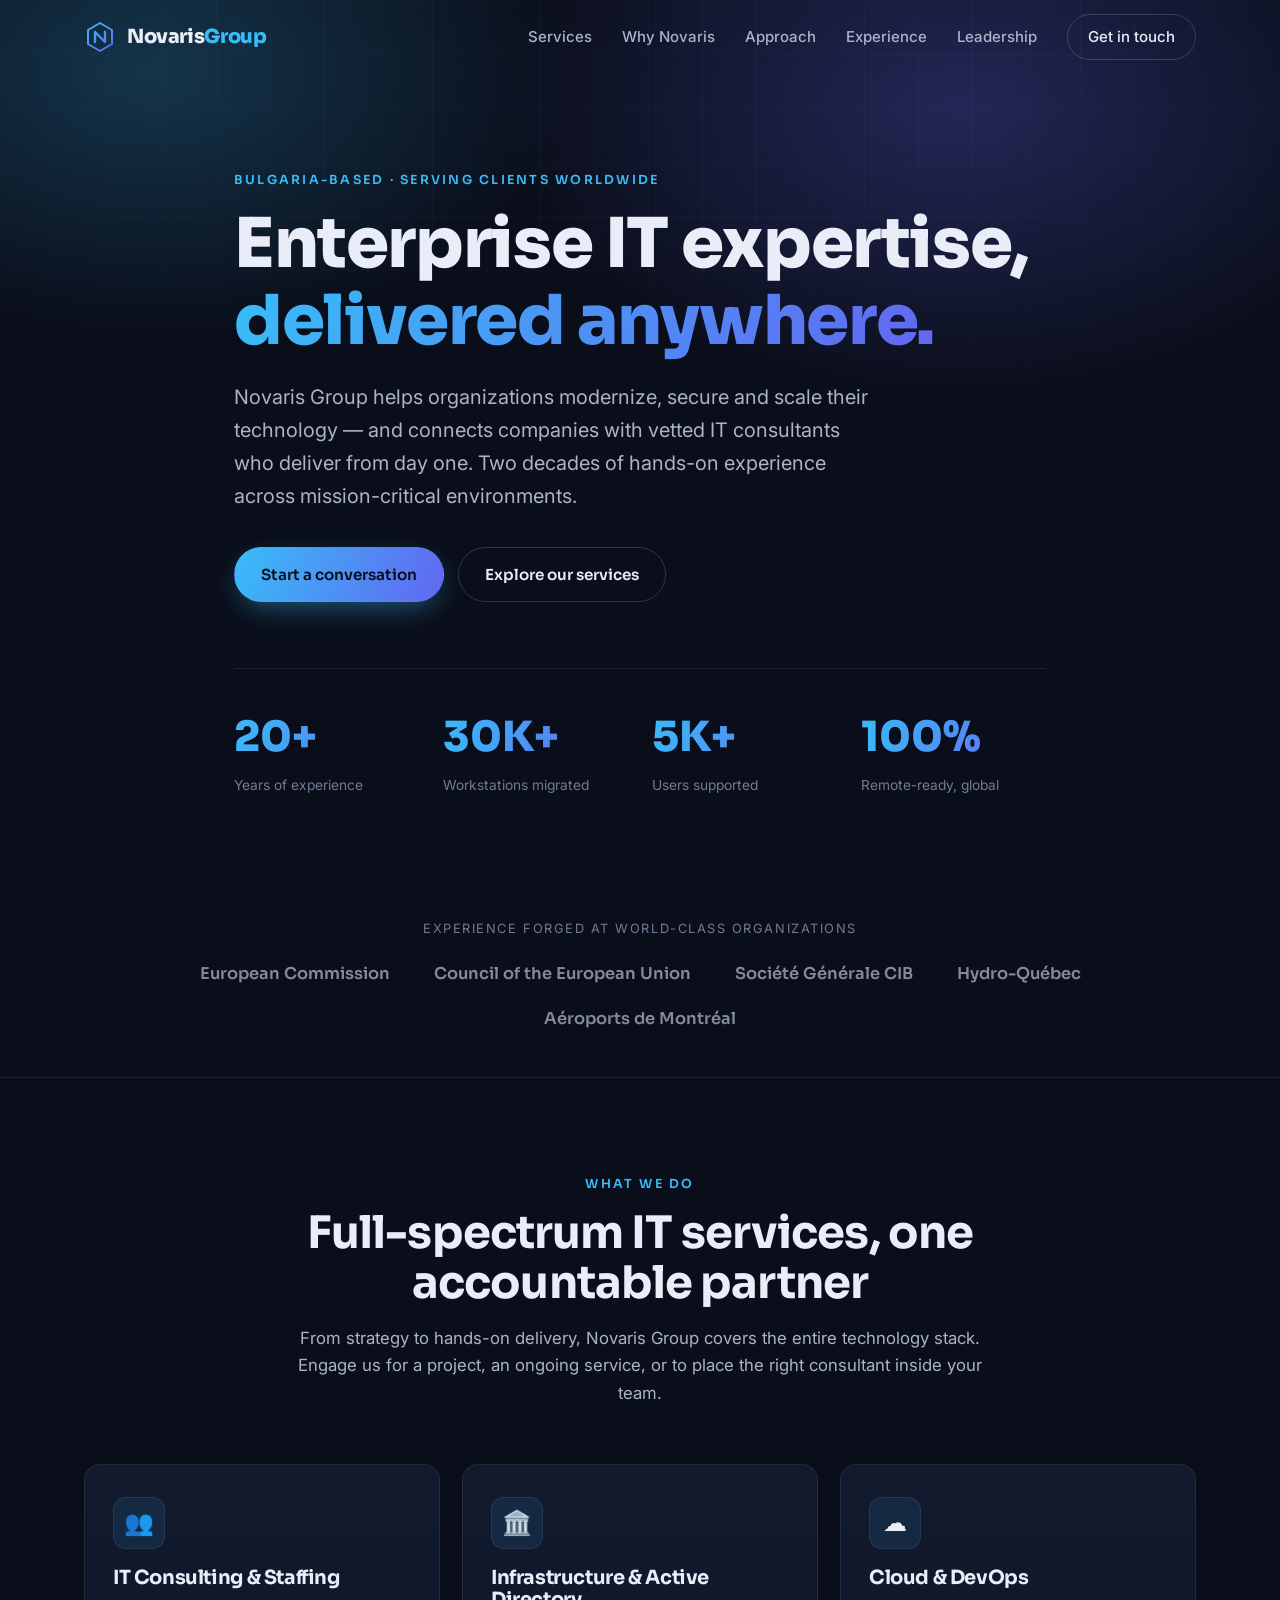
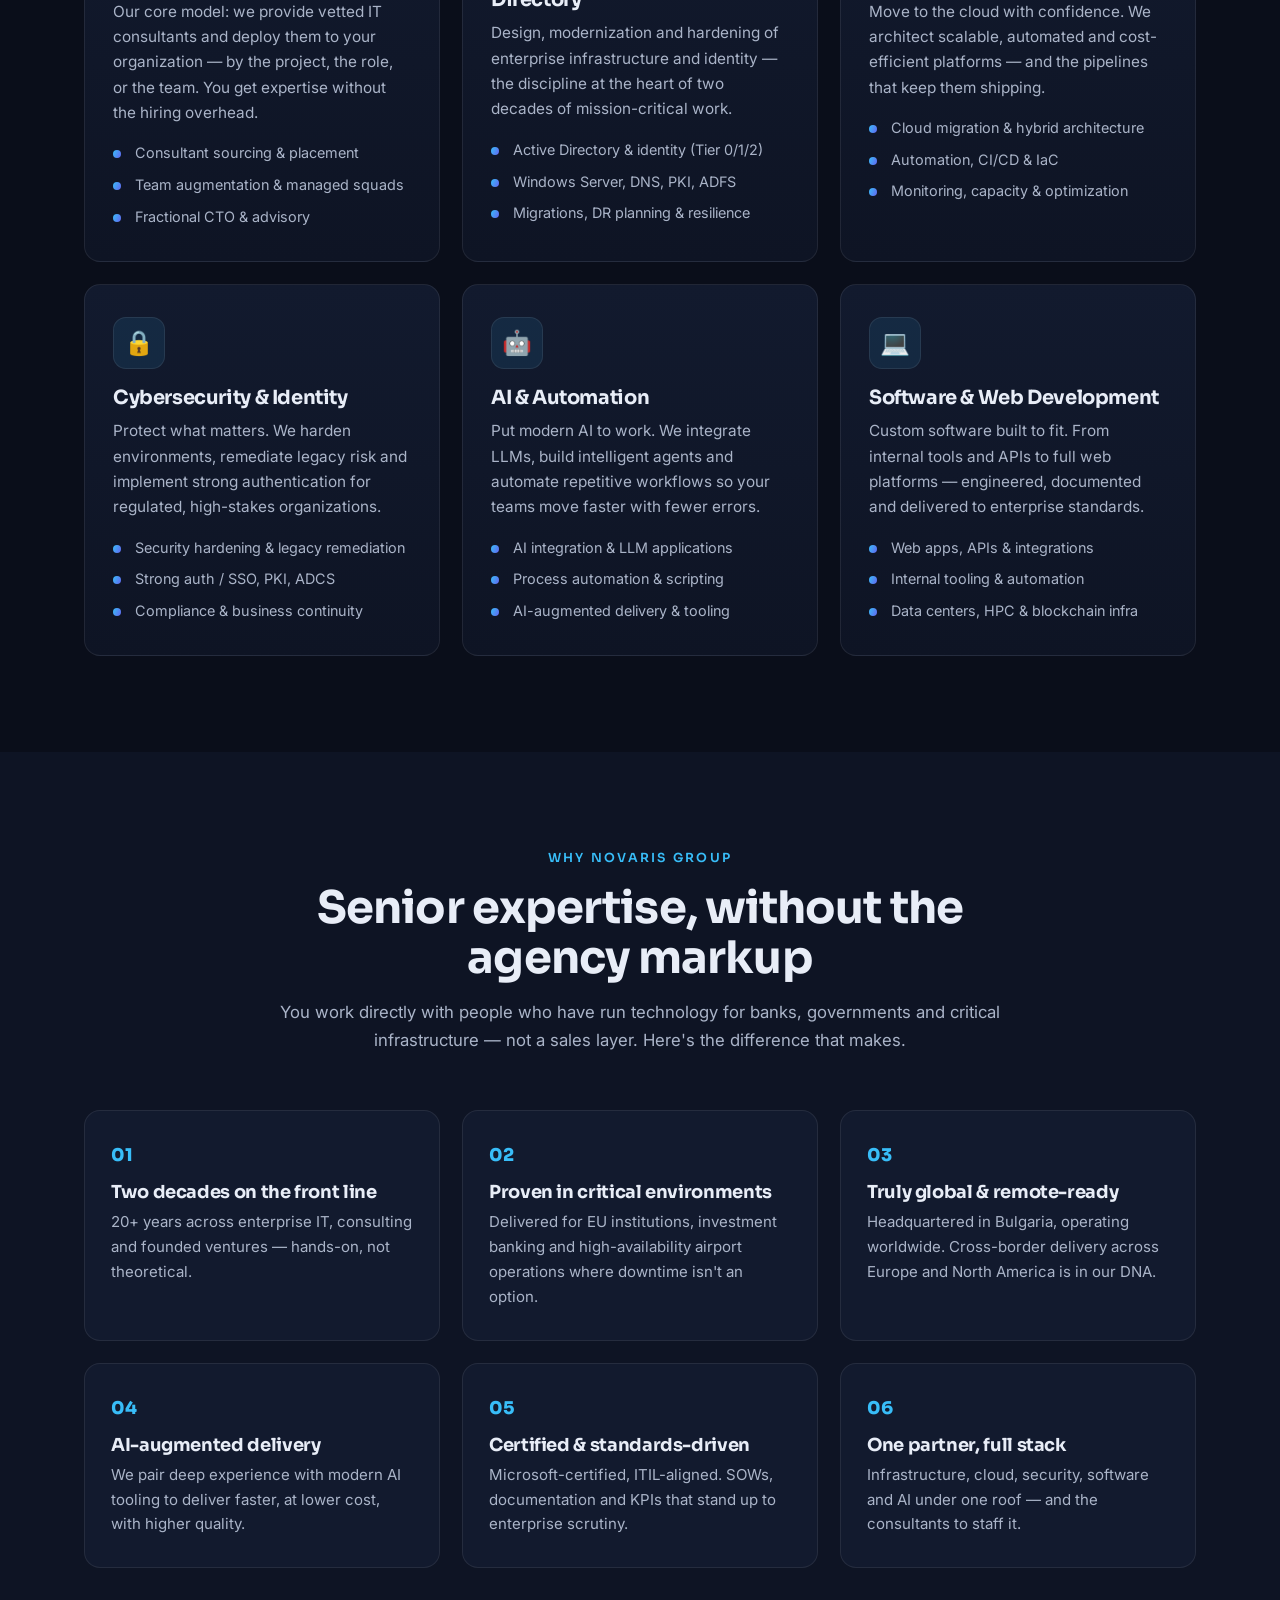
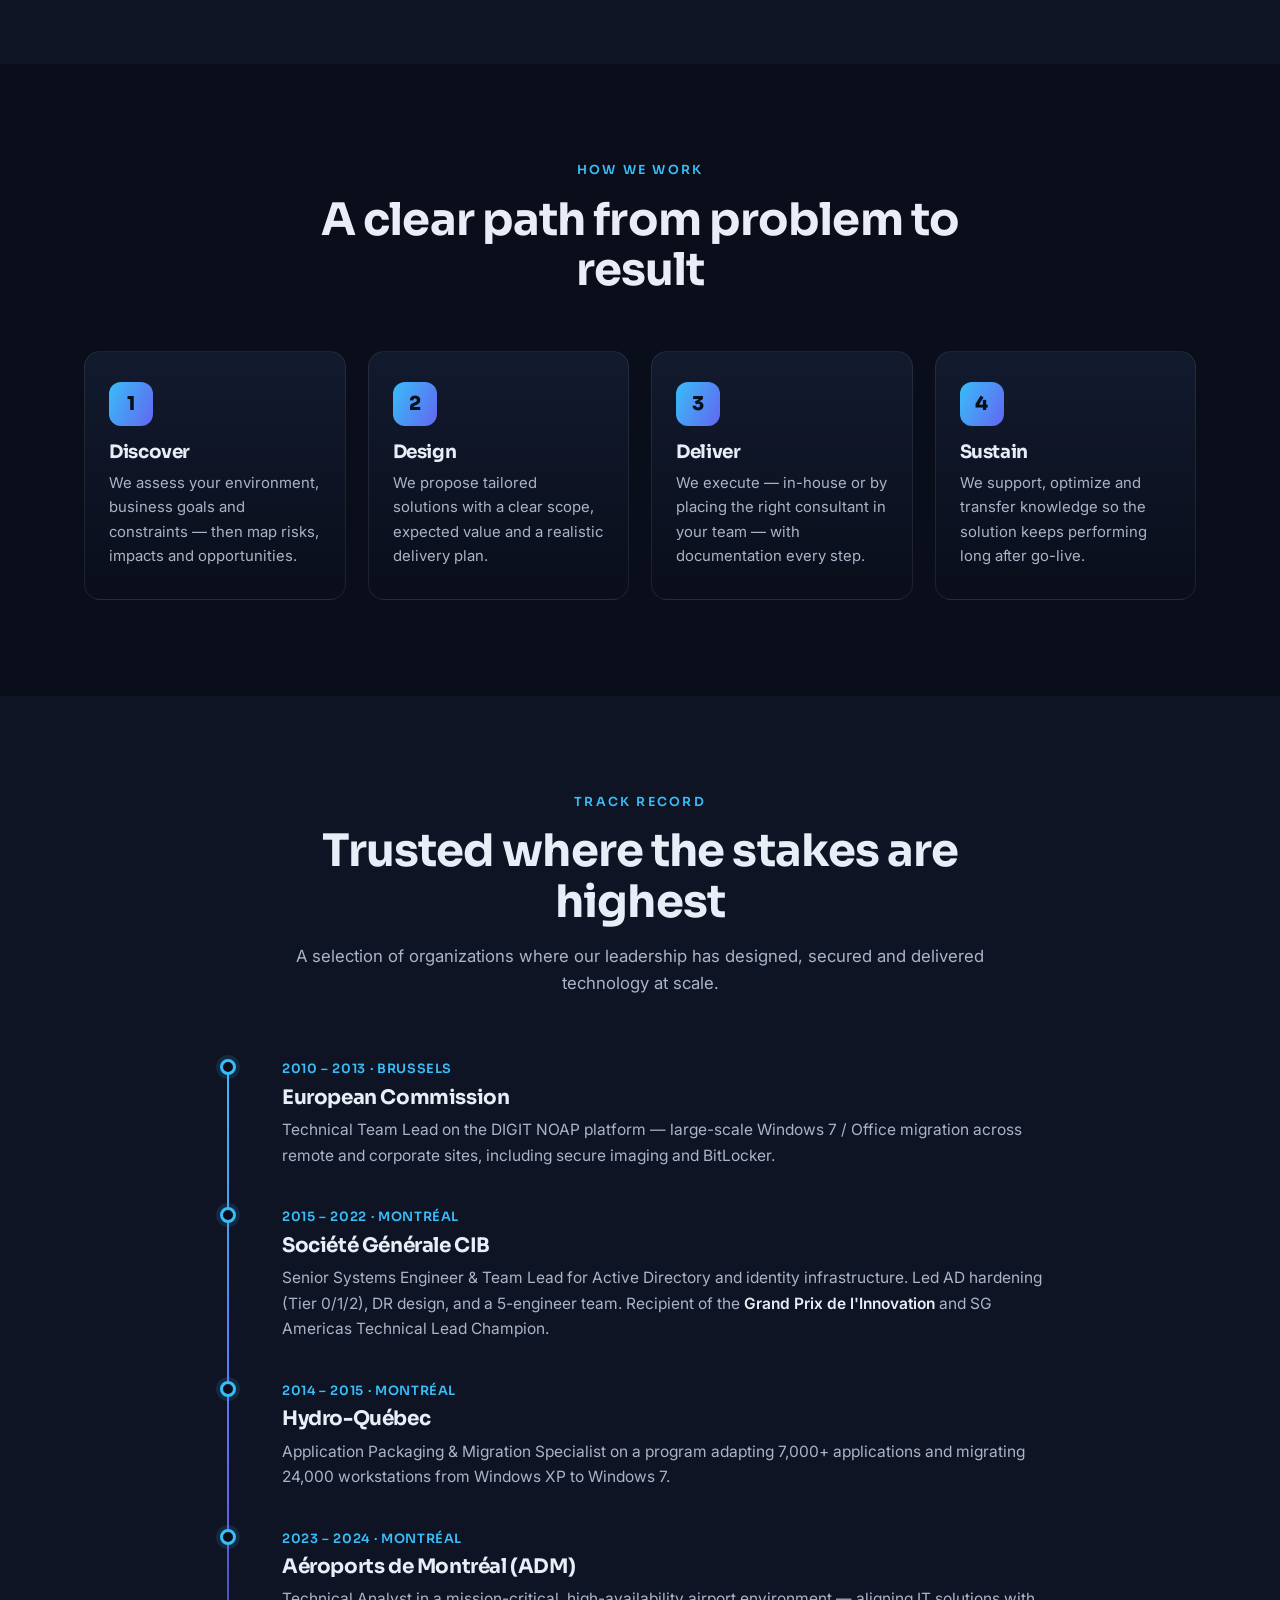
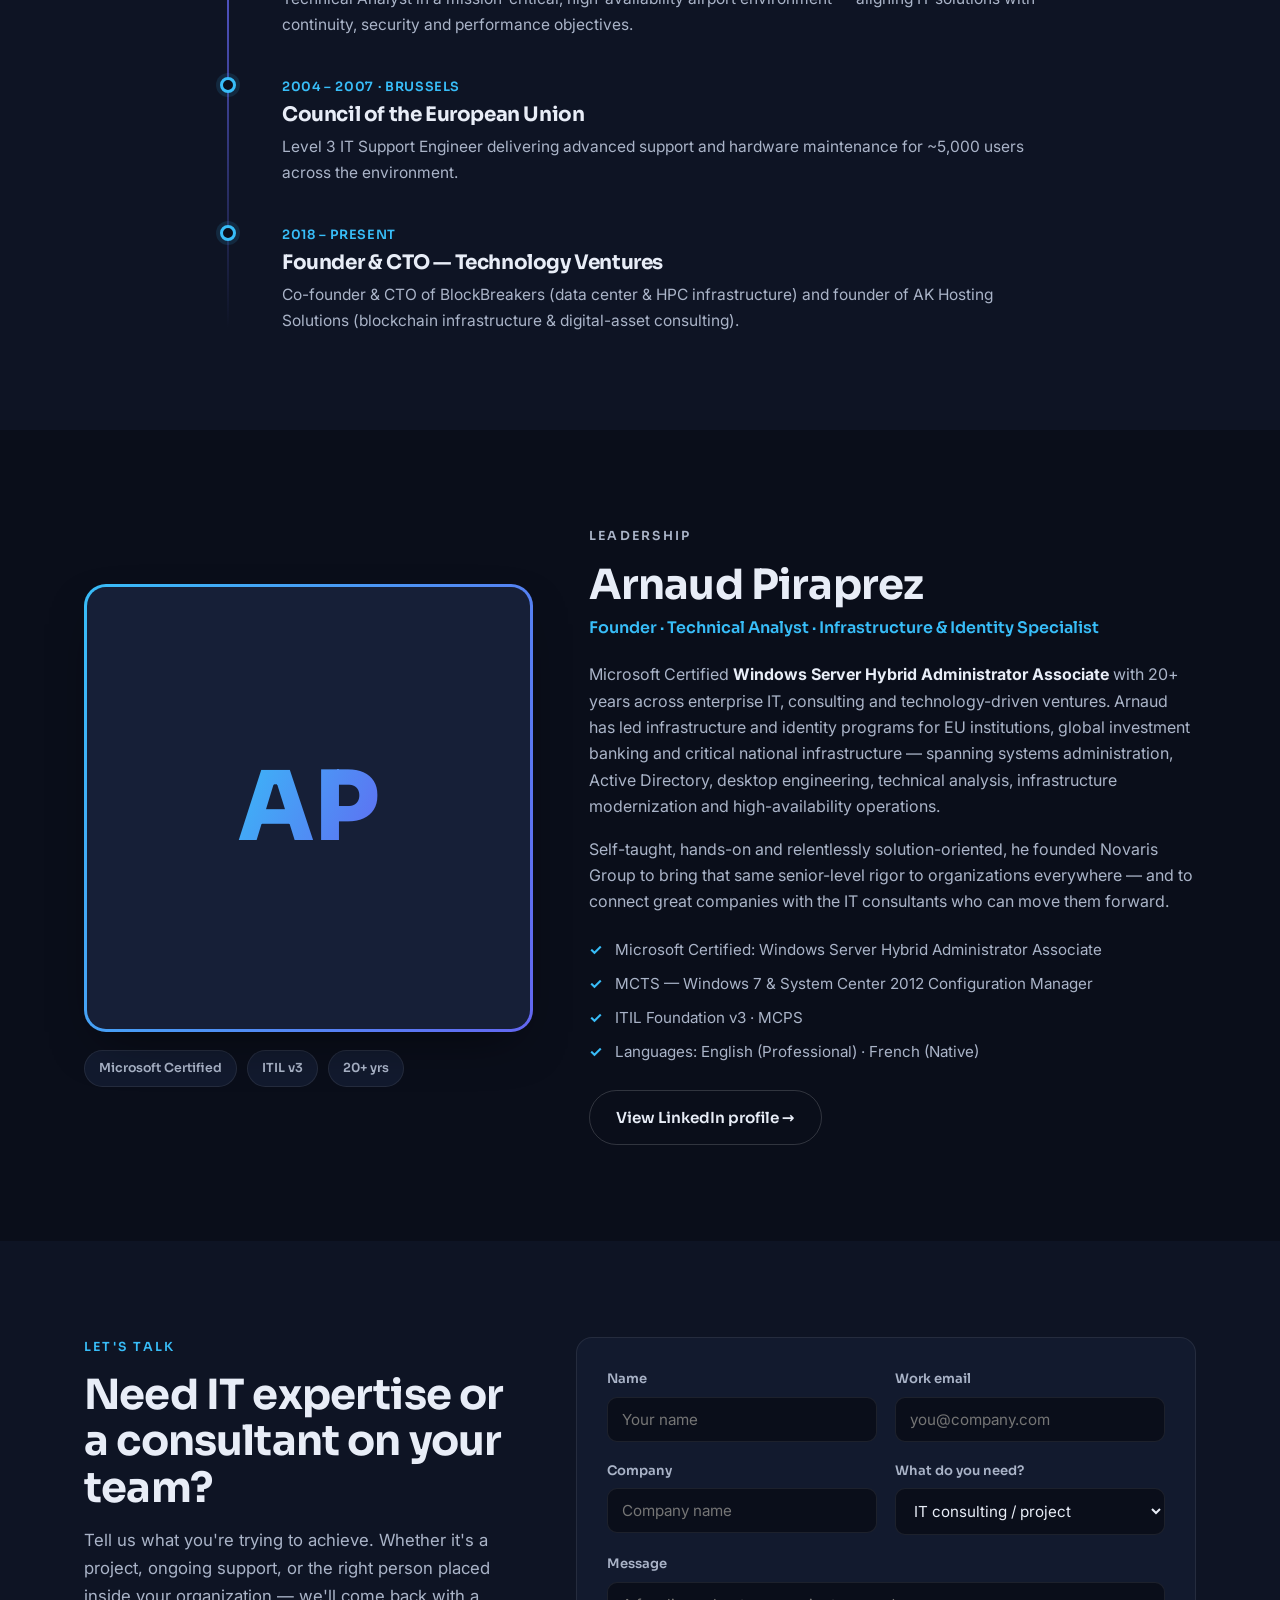
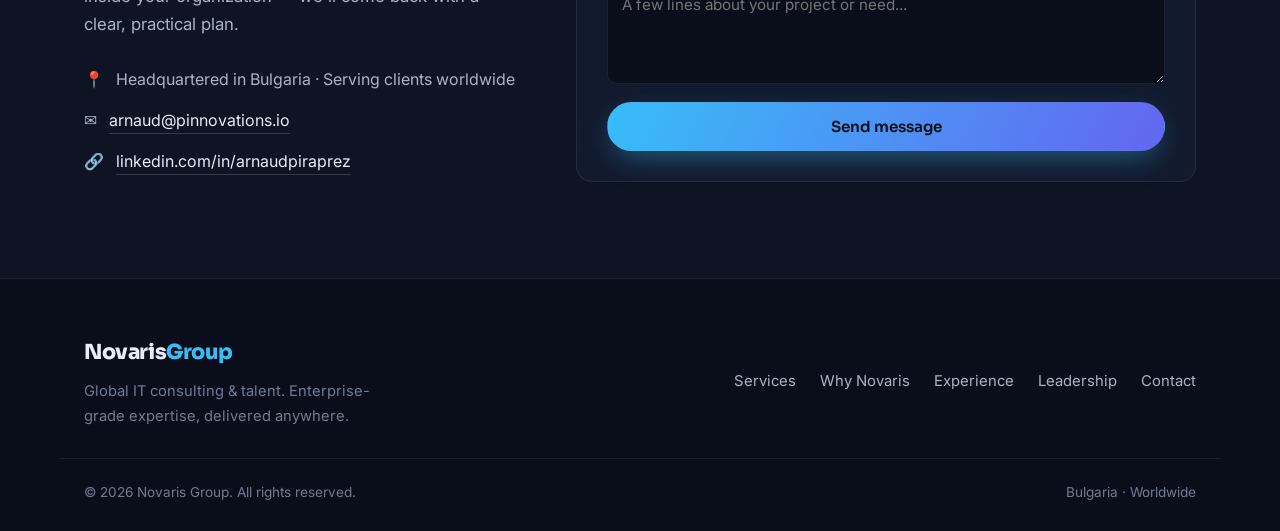
<file: novaris-group-website/index.html>
<!DOCTYPE html>
<html lang="en">
<head>
  <meta charset="UTF-8" />
  <meta name="viewport" content="width=device-width, initial-scale=1.0" />
  <title>Novaris Group — Global IT Consulting &amp; Talent</title>
  <meta name="description" content="Novaris Group is a Bulgaria-based IT consulting firm delivering enterprise-grade infrastructure, cloud, security, software and AI services worldwide — and placing elite consultants where they create the most value." />
  <meta name="theme-color" content="#0a0e1a" />

  <!-- Open Graph -->
  <meta property="og:title" content="Novaris Group — Global IT Consulting &amp; Talent" />
  <meta property="og:description" content="Enterprise IT consulting and consultant staffing, worldwide. 20+ years of experience across the European Commission, Société Générale, Hydro-Québec and more." />
  <meta property="og:type" content="website" />

  <link rel="icon" type="image/svg+xml" href="assets/favicon.svg" />
  <link rel="preconnect" href="https://fonts.googleapis.com" />
  <link rel="preconnect" href="https://fonts.gstatic.com" crossorigin />
  <link href="https://fonts.googleapis.com/css2?family=Sora:wght@400;500;600;700;800&family=Inter:wght@400;500;600;700&display=swap" rel="stylesheet" />
  <link rel="stylesheet" href="styles.css" />
</head>
<body>
  <!-- ============ HEADER ============ -->
  <header class="site-header" id="header">
    <div class="container header-inner">
      <a href="#hero" class="brand" aria-label="Novaris Group home">
        <span class="brand-mark" aria-hidden="true">
          <svg viewBox="0 0 32 32" width="32" height="32" fill="none">
            <path d="M16 2 4 9v14l12 7 12-7V9L16 2Z" stroke="url(#g)" stroke-width="2" stroke-linejoin="round"/>
            <path d="M11 21V11l10 10V11" stroke="url(#g)" stroke-width="2.4" stroke-linecap="round" stroke-linejoin="round"/>
            <defs><linearGradient id="g" x1="4" y1="2" x2="28" y2="30" gradientUnits="userSpaceOnUse">
              <stop stop-color="#38bdf8"/><stop offset="1" stop-color="#6366f1"/>
            </linearGradient></defs>
          </svg>
        </span>
        <span class="brand-text">Novaris<span>Group</span></span>
      </a>

      <nav class="main-nav" id="nav" aria-label="Primary">
        <a href="#services">Services</a>
        <a href="#why">Why Novaris</a>
        <a href="#approach">Approach</a>
        <a href="#experience">Experience</a>
        <a href="#leadership">Leadership</a>
        <a href="#contact" class="nav-cta">Get in touch</a>
      </nav>

      <button class="nav-toggle" id="navToggle" aria-label="Toggle navigation" aria-expanded="false">
        <span></span><span></span><span></span>
      </button>
    </div>
  </header>

  <main>
    <!-- ============ HERO ============ -->
    <section class="hero" id="hero">
      <div class="hero-bg" aria-hidden="true"></div>
      <div class="container hero-inner">
        <p class="eyebrow reveal">Bulgaria-based · Serving clients worldwide</p>
        <h1 class="reveal">
          Enterprise IT expertise,<br />
          <span class="grad-text">delivered anywhere.</span>
        </h1>
        <p class="hero-sub reveal">
          Novaris Group helps organizations modernize, secure and scale their technology —
          and connects companies with vetted IT consultants who deliver from day one.
          Two decades of hands-on experience across mission-critical environments.
        </p>
        <div class="hero-actions reveal">
          <a href="#contact" class="btn btn-primary">Start a conversation</a>
          <a href="#services" class="btn btn-ghost">Explore our services</a>
        </div>
        <div class="hero-stats reveal">
          <div><strong data-count="20" data-suffix="+">0</strong><span>Years of experience</span></div>
          <div><strong data-count="30" data-suffix="K+">0</strong><span>Workstations migrated</span></div>
          <div><strong data-count="5" data-suffix="K+">0</strong><span>Users supported</span></div>
          <div><strong data-count="100" data-suffix="%">0</strong><span>Remote-ready, global</span></div>
        </div>
      </div>
    </section>

    <!-- ============ TRUST BAR ============ -->
    <section class="trust" aria-label="Experience forged at leading organizations">
      <div class="container">
        <p class="trust-label reveal">Experience forged at world-class organizations</p>
        <ul class="trust-logos reveal">
          <li>European Commission</li>
          <li>Council of the European Union</li>
          <li>Société Générale CIB</li>
          <li>Hydro-Québec</li>
          <li>Aéroports de Montréal</li>
        </ul>
      </div>
    </section>

    <!-- ============ SERVICES ============ -->
    <section class="section" id="services">
      <div class="container">
        <div class="section-head reveal">
          <p class="eyebrow">What we do</p>
          <h2>Full-spectrum IT services, one accountable partner</h2>
          <p class="section-lead">
            From strategy to hands-on delivery, Novaris Group covers the entire technology stack.
            Engage us for a project, an ongoing service, or to place the right consultant inside your team.
          </p>
        </div>

        <div class="cards">
          <article class="card reveal">
            <div class="card-icon">👥</div>
            <h3>IT Consulting &amp; Staffing</h3>
            <p>Our core model: we provide vetted IT consultants and deploy them to your organization — by the project, the role, or the team. You get expertise without the hiring overhead.</p>
            <ul class="card-list">
              <li>Consultant sourcing &amp; placement</li>
              <li>Team augmentation &amp; managed squads</li>
              <li>Fractional CTO &amp; advisory</li>
            </ul>
          </article>

          <article class="card reveal">
            <div class="card-icon">🏛️</div>
            <h3>Infrastructure &amp; Active Directory</h3>
            <p>Design, modernization and hardening of enterprise infrastructure and identity — the discipline at the heart of two decades of mission-critical work.</p>
            <ul class="card-list">
              <li>Active Directory &amp; identity (Tier 0/1/2)</li>
              <li>Windows Server, DNS, PKI, ADFS</li>
              <li>Migrations, DR planning &amp; resilience</li>
            </ul>
          </article>

          <article class="card reveal">
            <div class="card-icon">☁️</div>
            <h3>Cloud &amp; DevOps</h3>
            <p>Move to the cloud with confidence. We architect scalable, automated and cost-efficient platforms — and the pipelines that keep them shipping.</p>
            <ul class="card-list">
              <li>Cloud migration &amp; hybrid architecture</li>
              <li>Automation, CI/CD &amp; IaC</li>
              <li>Monitoring, capacity &amp; optimization</li>
            </ul>
          </article>

          <article class="card reveal">
            <div class="card-icon">🔒</div>
            <h3>Cybersecurity &amp; Identity</h3>
            <p>Protect what matters. We harden environments, remediate legacy risk and implement strong authentication for regulated, high-stakes organizations.</p>
            <ul class="card-list">
              <li>Security hardening &amp; legacy remediation</li>
              <li>Strong auth / SSO, PKI, ADCS</li>
              <li>Compliance &amp; business continuity</li>
            </ul>
          </article>

          <article class="card reveal">
            <div class="card-icon">🤖</div>
            <h3>AI &amp; Automation</h3>
            <p>Put modern AI to work. We integrate LLMs, build intelligent agents and automate repetitive workflows so your teams move faster with fewer errors.</p>
            <ul class="card-list">
              <li>AI integration &amp; LLM applications</li>
              <li>Process automation &amp; scripting</li>
              <li>AI-augmented delivery &amp; tooling</li>
            </ul>
          </article>

          <article class="card reveal">
            <div class="card-icon">💻</div>
            <h3>Software &amp; Web Development</h3>
            <p>Custom software built to fit. From internal tools and APIs to full web platforms — engineered, documented and delivered to enterprise standards.</p>
            <ul class="card-list">
              <li>Web apps, APIs &amp; integrations</li>
              <li>Internal tooling &amp; automation</li>
              <li>Data centers, HPC &amp; blockchain infra</li>
            </ul>
          </article>
        </div>
      </div>
    </section>

    <!-- ============ WHY NOVARIS ============ -->
    <section class="section section-alt" id="why">
      <div class="container">
        <div class="section-head reveal">
          <p class="eyebrow">Why Novaris Group</p>
          <h2>Senior expertise, without the agency markup</h2>
          <p class="section-lead">
            You work directly with people who have run technology for banks, governments and critical
            infrastructure — not a sales layer. Here's the difference that makes.
          </p>
        </div>

        <div class="features">
          <div class="feature reveal">
            <span class="feature-no">01</span>
            <h3>Two decades on the front line</h3>
            <p>20+ years across enterprise IT, consulting and founded ventures — hands-on, not theoretical.</p>
          </div>
          <div class="feature reveal">
            <span class="feature-no">02</span>
            <h3>Proven in critical environments</h3>
            <p>Delivered for EU institutions, investment banking and high-availability airport operations where downtime isn't an option.</p>
          </div>
          <div class="feature reveal">
            <span class="feature-no">03</span>
            <h3>Truly global &amp; remote-ready</h3>
            <p>Headquartered in Bulgaria, operating worldwide. Cross-border delivery across Europe and North America is in our DNA.</p>
          </div>
          <div class="feature reveal">
            <span class="feature-no">04</span>
            <h3>AI-augmented delivery</h3>
            <p>We pair deep experience with modern AI tooling to deliver faster, at lower cost, with higher quality.</p>
          </div>
          <div class="feature reveal">
            <span class="feature-no">05</span>
            <h3>Certified &amp; standards-driven</h3>
            <p>Microsoft-certified, ITIL-aligned. SOWs, documentation and KPIs that stand up to enterprise scrutiny.</p>
          </div>
          <div class="feature reveal">
            <span class="feature-no">06</span>
            <h3>One partner, full stack</h3>
            <p>Infrastructure, cloud, security, software and AI under one roof — and the consultants to staff it.</p>
          </div>
        </div>
      </div>
    </section>

    <!-- ============ APPROACH ============ -->
    <section class="section" id="approach">
      <div class="container">
        <div class="section-head reveal">
          <p class="eyebrow">How we work</p>
          <h2>A clear path from problem to result</h2>
        </div>
        <ol class="steps">
          <li class="step reveal">
            <span class="step-no">1</span>
            <h3>Discover</h3>
            <p>We assess your environment, business goals and constraints — then map risks, impacts and opportunities.</p>
          </li>
          <li class="step reveal">
            <span class="step-no">2</span>
            <h3>Design</h3>
            <p>We propose tailored solutions with a clear scope, expected value and a realistic delivery plan.</p>
          </li>
          <li class="step reveal">
            <span class="step-no">3</span>
            <h3>Deliver</h3>
            <p>We execute — in-house or by placing the right consultant in your team — with documentation every step.</p>
          </li>
          <li class="step reveal">
            <span class="step-no">4</span>
            <h3>Sustain</h3>
            <p>We support, optimize and transfer knowledge so the solution keeps performing long after go-live.</p>
          </li>
        </ol>
      </div>
    </section>

    <!-- ============ EXPERIENCE / TRACK RECORD ============ -->
    <section class="section section-alt" id="experience">
      <div class="container">
        <div class="section-head reveal">
          <p class="eyebrow">Track record</p>
          <h2>Trusted where the stakes are highest</h2>
          <p class="section-lead">
            A selection of organizations where our leadership has designed, secured and delivered
            technology at scale.
          </p>
        </div>

        <div class="timeline">
          <div class="tl-item reveal">
            <div class="tl-dot"></div>
            <div class="tl-body">
              <span class="tl-period">2010 – 2013 · Brussels</span>
              <h3>European Commission</h3>
              <p>Technical Team Lead on the DIGIT NOAP platform — large-scale Windows 7 / Office migration across remote and corporate sites, including secure imaging and BitLocker.</p>
            </div>
          </div>
          <div class="tl-item reveal">
            <div class="tl-dot"></div>
            <div class="tl-body">
              <span class="tl-period">2015 – 2022 · Montréal</span>
              <h3>Société Générale CIB</h3>
              <p>Senior Systems Engineer &amp; Team Lead for Active Directory and identity infrastructure. Led AD hardening (Tier 0/1/2), DR design, and a 5-engineer team. Recipient of the <em>Grand Prix de l'Innovation</em> and SG Americas Technical Lead Champion.</p>
            </div>
          </div>
          <div class="tl-item reveal">
            <div class="tl-dot"></div>
            <div class="tl-body">
              <span class="tl-period">2014 – 2015 · Montréal</span>
              <h3>Hydro-Québec</h3>
              <p>Application Packaging &amp; Migration Specialist on a program adapting 7,000+ applications and migrating 24,000 workstations from Windows XP to Windows 7.</p>
            </div>
          </div>
          <div class="tl-item reveal">
            <div class="tl-dot"></div>
            <div class="tl-body">
              <span class="tl-period">2023 – 2024 · Montréal</span>
              <h3>Aéroports de Montréal (ADM)</h3>
              <p>Technical Analyst in a mission-critical, high-availability airport environment — aligning IT solutions with continuity, security and performance objectives.</p>
            </div>
          </div>
          <div class="tl-item reveal">
            <div class="tl-dot"></div>
            <div class="tl-body">
              <span class="tl-period">2004 – 2007 · Brussels</span>
              <h3>Council of the European Union</h3>
              <p>Level 3 IT Support Engineer delivering advanced support and hardware maintenance for ~5,000 users across the environment.</p>
            </div>
          </div>
          <div class="tl-item reveal">
            <div class="tl-dot"></div>
            <div class="tl-body">
              <span class="tl-period">2018 – Present</span>
              <h3>Founder &amp; CTO — Technology Ventures</h3>
              <p>Co-founder &amp; CTO of BlockBreakers (data center &amp; HPC infrastructure) and founder of AK Hosting Solutions (blockchain infrastructure &amp; digital-asset consulting).</p>
            </div>
          </div>
        </div>
      </div>
    </section>

    <!-- ============ LEADERSHIP ============ -->
    <section class="section" id="leadership">
      <div class="container leadership-inner">
        <div class="leadership-photo reveal" aria-hidden="true">
          <div class="photo-frame">
            <span class="photo-initials">AP</span>
          </div>
          <div class="photo-badges">
            <span>Microsoft Certified</span>
            <span>ITIL v3</span>
            <span>20+ yrs</span>
          </div>
        </div>
        <div class="leadership-body reveal">
          <p class="eyebrow">Leadership</p>
          <h2>Arnaud Piraprez</h2>
          <p class="role">Founder · Technical Analyst · Infrastructure &amp; Identity Specialist</p>
          <p>
            Microsoft Certified <strong>Windows Server Hybrid Administrator Associate</strong> with 20+ years
            across enterprise IT, consulting and technology-driven ventures. Arnaud has led infrastructure and
            identity programs for EU institutions, global investment banking and critical national infrastructure —
            spanning systems administration, Active Directory, desktop engineering, technical analysis,
            infrastructure modernization and high-availability operations.
          </p>
          <p>
            Self-taught, hands-on and relentlessly solution-oriented, he founded Novaris Group to bring that same
            senior-level rigor to organizations everywhere — and to connect great companies with the IT consultants
            who can move them forward.
          </p>
          <ul class="creds">
            <li>Microsoft Certified: Windows Server Hybrid Administrator Associate</li>
            <li>MCTS — Windows 7 &amp; System Center 2012 Configuration Manager</li>
            <li>ITIL Foundation v3 · MCPS</li>
            <li>Languages: English (Professional) · French (Native)</li>
          </ul>
          <a href="https://www.linkedin.com/in/arnaudpiraprez/" class="btn btn-ghost" target="_blank" rel="noopener">View LinkedIn profile →</a>
        </div>
      </div>
    </section>

    <!-- ============ CTA / CONTACT ============ -->
    <section class="section contact" id="contact">
      <div class="container contact-inner">
        <div class="contact-copy reveal">
          <p class="eyebrow">Let's talk</p>
          <h2>Need IT expertise or a consultant on your team?</h2>
          <p class="section-lead">
            Tell us what you're trying to achieve. Whether it's a project, ongoing support, or the right
            person placed inside your organization — we'll come back with a clear, practical plan.
          </p>
          <ul class="contact-points">
            <li><span>📍</span> Headquartered in Bulgaria · Serving clients worldwide</li>
            <li><span>✉️</span> <a href="mailto:arnaud@pinnovations.io">arnaud@pinnovations.io</a></li>
            <li><span>🔗</span> <a href="https://www.linkedin.com/in/arnaudpiraprez/" target="_blank" rel="noopener">linkedin.com/in/arnaudpiraprez</a></li>
          </ul>
        </div>

        <form class="contact-form reveal" id="contactForm" novalidate>
          <div class="field">
            <label for="name">Name</label>
            <input type="text" id="name" name="name" required placeholder="Your name" />
          </div>
          <div class="field">
            <label for="email">Work email</label>
            <input type="email" id="email" name="email" required placeholder="you@company.com" />
          </div>
          <div class="field">
            <label for="company">Company</label>
            <input type="text" id="company" name="company" placeholder="Company name" />
          </div>
          <div class="field">
            <label for="need">What do you need?</label>
            <select id="need" name="need">
              <option value="consulting">IT consulting / project</option>
              <option value="staffing">Hire a consultant (staffing)</option>
              <option value="cloud">Cloud &amp; DevOps</option>
              <option value="security">Cybersecurity &amp; identity</option>
              <option value="ai">AI &amp; automation</option>
              <option value="other">Something else</option>
            </select>
          </div>
          <div class="field field-full">
            <label for="message">Message</label>
            <textarea id="message" name="message" rows="4" placeholder="A few lines about your project or need..."></textarea>
          </div>
          <button type="submit" class="btn btn-primary btn-block">Send message</button>
          <p class="form-note" id="formNote" hidden></p>
        </form>
      </div>
    </section>
  </main>

  <!-- ============ FOOTER ============ -->
  <footer class="site-footer">
    <div class="container footer-inner">
      <div class="footer-brand">
        <span class="brand-text">Novaris<span>Group</span></span>
        <p>Global IT consulting &amp; talent. Enterprise-grade expertise, delivered anywhere.</p>
      </div>
      <nav class="footer-nav" aria-label="Footer">
        <a href="#services">Services</a>
        <a href="#why">Why Novaris</a>
        <a href="#experience">Experience</a>
        <a href="#leadership">Leadership</a>
        <a href="#contact">Contact</a>
      </nav>
    </div>
    <div class="container footer-bottom">
      <p>© <span id="year"></span> Novaris Group. All rights reserved.</p>
      <p>Bulgaria · Worldwide</p>
    </div>
  </footer>

  <script src="script.js"></script>
</body>
</html>
</file>
<file: novaris-group-website/styles.css>
/* ===========================================================
   Novaris Group — stylesheet
   Dark, modern IT-agency aesthetic with electric-blue accents
   =========================================================== */

:root {
  --bg:        #0a0e1a;
  --bg-alt:    #0e1424;
  --surface:   #121a2e;
  --surface-2: #161f37;
  --border:    rgba(255, 255, 255, 0.08);
  --border-strong: rgba(255, 255, 255, 0.16);

  --text:      #e8edf7;
  --text-soft: #aab4c8;
  --text-dim:  #6f7c95;

  --brand:     #38bdf8;  /* cyan */
  --brand-2:   #6366f1;  /* indigo */
  --grad:      linear-gradient(115deg, #38bdf8 0%, #6366f1 100%);

  --radius:    16px;
  --radius-sm: 10px;
  --maxw:      1160px;
  --shadow:    0 20px 50px -20px rgba(0, 0, 0, 0.6);

  --font-display: 'Sora', system-ui, sans-serif;
  --font-body:    'Inter', system-ui, sans-serif;
}

* { box-sizing: border-box; margin: 0; padding: 0; }

html { scroll-behavior: smooth; scroll-padding-top: 90px; }

body {
  font-family: var(--font-body);
  background: var(--bg);
  color: var(--text);
  line-height: 1.65;
  -webkit-font-smoothing: antialiased;
  overflow-x: hidden;
}

.container { width: 100%; max-width: var(--maxw); margin: 0 auto; padding: 0 24px; }

h1, h2, h3 { font-family: var(--font-display); line-height: 1.12; letter-spacing: -0.02em; }

a { color: inherit; text-decoration: none; }

.grad-text {
  background: var(--grad);
  -webkit-background-clip: text;
  background-clip: text;
  color: transparent;
}

.eyebrow {
  font-family: var(--font-display);
  font-size: 0.78rem;
  font-weight: 600;
  letter-spacing: 0.18em;
  text-transform: uppercase;
  color: var(--brand);
  margin-bottom: 14px;
}

/* ---------- Buttons ---------- */
.btn {
  display: inline-flex;
  align-items: center;
  justify-content: center;
  gap: 8px;
  font-family: var(--font-display);
  font-weight: 600;
  font-size: 0.95rem;
  padding: 14px 26px;
  border-radius: 999px;
  border: 1px solid transparent;
  cursor: pointer;
  transition: transform .2s ease, box-shadow .25s ease, background .25s ease, border-color .25s ease;
  white-space: nowrap;
}
.btn-primary {
  background: var(--grad);
  color: #061018;
  box-shadow: 0 10px 30px -8px rgba(56, 189, 248, 0.5);
}
.btn-primary:hover { transform: translateY(-2px); box-shadow: 0 16px 40px -10px rgba(56, 189, 248, 0.65); }
.btn-ghost {
  background: transparent;
  color: var(--text);
  border-color: var(--border-strong);
}
.btn-ghost:hover { border-color: var(--brand); color: var(--brand); transform: translateY(-2px); }
.btn-block { width: 100%; }

/* ---------- Header ---------- */
.site-header {
  position: fixed;
  inset: 0 0 auto 0;
  z-index: 100;
  transition: background .3s ease, border-color .3s ease, backdrop-filter .3s;
  border-bottom: 1px solid transparent;
}
.site-header.scrolled {
  background: rgba(10, 14, 26, 0.82);
  backdrop-filter: blur(14px);
  border-bottom-color: var(--border);
}
.header-inner { display: flex; align-items: center; justify-content: space-between; height: 74px; }

.brand { display: flex; align-items: center; gap: 11px; }
.brand-mark { display: flex; }
.brand-text {
  font-family: var(--font-display);
  font-weight: 800;
  font-size: 1.22rem;
  letter-spacing: -0.02em;
}
.brand-text span { color: var(--brand); }

.main-nav { display: flex; align-items: center; gap: 30px; }
.main-nav a {
  font-size: 0.94rem;
  font-weight: 500;
  color: var(--text-soft);
  transition: color .2s ease;
}
.main-nav a:hover { color: var(--text); }
.nav-cta {
  padding: 10px 20px;
  border: 1px solid var(--border-strong);
  border-radius: 999px;
  color: var(--text) !important;
}
.nav-cta:hover { border-color: var(--brand); color: var(--brand) !important; }

.nav-toggle { display: none; flex-direction: column; gap: 5px; background: none; border: none; cursor: pointer; padding: 8px; }
.nav-toggle span { width: 24px; height: 2px; background: var(--text); border-radius: 2px; transition: .3s; }
.nav-toggle[aria-expanded="true"] span:nth-child(1) { transform: translateY(7px) rotate(45deg); }
.nav-toggle[aria-expanded="true"] span:nth-child(2) { opacity: 0; }
.nav-toggle[aria-expanded="true"] span:nth-child(3) { transform: translateY(-7px) rotate(-45deg); }

/* ---------- Hero ---------- */
.hero { position: relative; padding: 170px 0 90px; overflow: hidden; }
.hero-bg {
  position: absolute; inset: 0; z-index: 0;
  background:
    radial-gradient(60% 55% at 75% 12%, rgba(99, 102, 241, 0.28), transparent 60%),
    radial-gradient(55% 50% at 12% 8%, rgba(56, 189, 248, 0.22), transparent 60%);
}
.hero-bg::after {
  content: ""; position: absolute; inset: 0;
  background-image: linear-gradient(rgba(255,255,255,.025) 1px, transparent 1px),
                    linear-gradient(90deg, rgba(255,255,255,.025) 1px, transparent 1px);
  background-size: 54px 54px;
  mask-image: radial-gradient(80% 60% at 50% 0%, #000 40%, transparent 100%);
}
.hero-inner { position: relative; z-index: 1; max-width: 860px; }
.hero h1 { font-size: clamp(2.4rem, 6vw, 4.3rem); font-weight: 800; margin-bottom: 22px; }
.hero-sub { font-size: clamp(1.05rem, 2vw, 1.25rem); color: var(--text-soft); max-width: 640px; margin-bottom: 34px; }
.hero-actions { display: flex; gap: 14px; flex-wrap: wrap; margin-bottom: 66px; }

.hero-stats {
  display: grid; grid-template-columns: repeat(4, 1fr); gap: 24px;
  border-top: 1px solid var(--border); padding-top: 34px;
}
.hero-stats strong {
  display: block; font-family: var(--font-display); font-weight: 800;
  font-size: clamp(1.8rem, 4vw, 2.6rem); background: var(--grad);
  -webkit-background-clip: text; background-clip: text; color: transparent;
}
.hero-stats span { font-size: 0.86rem; color: var(--text-dim); }

/* ---------- Trust bar ---------- */
.trust { padding: 30px 0 44px; border-bottom: 1px solid var(--border); }
.trust-label { text-align: center; font-size: 0.8rem; letter-spacing: 0.12em; text-transform: uppercase; color: var(--text-dim); margin-bottom: 22px; }
.trust-logos {
  list-style: none; display: flex; flex-wrap: wrap; justify-content: center;
  gap: 18px 44px; align-items: center;
}
.trust-logos li {
  font-family: var(--font-display); font-weight: 600; font-size: 1.02rem;
  color: var(--text-soft); opacity: .75; transition: opacity .25s, color .25s;
  position: relative;
}
.trust-logos li:hover { opacity: 1; color: var(--text); }

/* ---------- Sections ---------- */
.section { padding: 96px 0; }
.section-alt { background: var(--bg-alt); }
.section-head { max-width: 720px; margin: 0 auto 56px; text-align: center; }
.section-head h2 { font-size: clamp(1.9rem, 4vw, 2.8rem); font-weight: 700; margin-bottom: 16px; }
.section-lead { color: var(--text-soft); font-size: 1.05rem; }

/* ---------- Service cards ---------- */
.cards { display: grid; grid-template-columns: repeat(3, 1fr); gap: 22px; }
.card {
  background: linear-gradient(180deg, var(--surface), var(--bg-alt));
  border: 1px solid var(--border);
  border-radius: var(--radius);
  padding: 32px 28px;
  transition: transform .3s ease, border-color .3s ease, box-shadow .3s ease;
  position: relative; overflow: hidden;
}
.card::before {
  content: ""; position: absolute; inset: 0 0 auto 0; height: 3px;
  background: var(--grad); transform: scaleX(0); transform-origin: left; transition: transform .35s ease;
}
.card:hover { transform: translateY(-6px); border-color: var(--border-strong); box-shadow: var(--shadow); }
.card:hover::before { transform: scaleX(1); }
.card-icon {
  width: 52px; height: 52px; display: grid; place-items: center;
  font-size: 1.5rem; border-radius: 13px; margin-bottom: 18px;
  background: rgba(56, 189, 248, 0.1); border: 1px solid var(--border);
}
.card h3 { font-size: 1.22rem; margin-bottom: 10px; }
.card p { color: var(--text-soft); font-size: 0.96rem; margin-bottom: 16px; }
.card-list { list-style: none; display: flex; flex-direction: column; gap: 8px; }
.card-list li { position: relative; padding-left: 22px; font-size: 0.9rem; color: var(--text-soft); }
.card-list li::before {
  content: ""; position: absolute; left: 0; top: 9px; width: 8px; height: 8px;
  border-radius: 50%; background: var(--grad);
}

/* ---------- Features ---------- */
.features { display: grid; grid-template-columns: repeat(3, 1fr); gap: 22px; }
.feature {
  background: var(--surface); border: 1px solid var(--border);
  border-radius: var(--radius); padding: 30px 26px;
  transition: transform .3s, border-color .3s;
}
.feature:hover { transform: translateY(-4px); border-color: var(--border-strong); }
.feature-no { font-family: var(--font-display); font-weight: 800; font-size: 1.1rem; color: var(--brand); }
.feature h3 { font-size: 1.12rem; margin: 12px 0 8px; }
.feature p { color: var(--text-soft); font-size: 0.94rem; }

/* ---------- Steps / approach ---------- */
.steps { list-style: none; display: grid; grid-template-columns: repeat(4, 1fr); gap: 22px; counter-reset: step; }
.step {
  background: linear-gradient(180deg, var(--surface), var(--bg));
  border: 1px solid var(--border); border-radius: var(--radius); padding: 30px 24px; position: relative;
}
.step-no {
  display: grid; place-items: center; width: 44px; height: 44px; border-radius: 12px;
  background: var(--grad); color: #061018; font-family: var(--font-display); font-weight: 800;
  font-size: 1.2rem; margin-bottom: 16px;
}
.step h3 { font-size: 1.15rem; margin-bottom: 8px; }
.step p { color: var(--text-soft); font-size: 0.93rem; }

/* ---------- Timeline ---------- */
.timeline { position: relative; max-width: 840px; margin: 0 auto; padding-left: 32px; }
.timeline::before {
  content: ""; position: absolute; left: 7px; top: 6px; bottom: 6px; width: 2px;
  background: linear-gradient(var(--brand), var(--brand-2), transparent);
}
.tl-item { position: relative; padding: 0 0 34px 30px; }
.tl-item:last-child { padding-bottom: 0; }
.tl-dot {
  position: absolute; left: -32px; top: 5px; width: 16px; height: 16px; border-radius: 50%;
  background: var(--bg); border: 3px solid var(--brand); box-shadow: 0 0 0 4px rgba(56,189,248,.12);
}
.tl-period { font-family: var(--font-display); font-size: 0.8rem; font-weight: 600; letter-spacing: .05em; color: var(--brand); text-transform: uppercase; }
.tl-body h3 { font-size: 1.25rem; margin: 6px 0 8px; }
.tl-body p { color: var(--text-soft); font-size: 0.97rem; }
.tl-body em { color: var(--text); font-style: normal; font-weight: 600; }

/* ---------- Leadership ---------- */
.leadership-inner { display: grid; grid-template-columns: 0.85fr 1.15fr; gap: 56px; align-items: center; }
.photo-frame {
  aspect-ratio: 1; border-radius: 22px; display: grid; place-items: center;
  background: var(--grad); position: relative; overflow: hidden;
  box-shadow: var(--shadow);
}
.photo-frame::after {
  content: ""; position: absolute; inset: 3px; border-radius: 19px; background: var(--surface-2);
}
.photo-initials {
  position: relative; z-index: 1; font-family: var(--font-display); font-weight: 800;
  font-size: clamp(3.5rem, 12vw, 6rem); background: var(--grad);
  -webkit-background-clip: text; background-clip: text; color: transparent;
}
.photo-badges { display: flex; gap: 10px; flex-wrap: wrap; margin-top: 18px; }
.photo-badges span {
  font-family: var(--font-display); font-size: 0.78rem; font-weight: 600;
  padding: 7px 14px; border-radius: 999px; background: var(--surface); border: 1px solid var(--border); color: var(--text-soft);
}
.leadership-body h2 { font-size: clamp(1.9rem, 4vw, 2.6rem); margin-bottom: 6px; }
.leadership-body .role { color: var(--brand); font-family: var(--font-display); font-weight: 600; margin-bottom: 20px; }
.leadership-body p { color: var(--text-soft); margin-bottom: 16px; }
.leadership-body strong { color: var(--text); }
.creds { list-style: none; display: flex; flex-direction: column; gap: 9px; margin: 22px 0 26px; }
.creds li { position: relative; padding-left: 26px; color: var(--text-soft); font-size: 0.95rem; }
.creds li::before { content: "✓"; position: absolute; left: 0; color: var(--brand); font-weight: 700; }

/* ---------- Contact ---------- */
.contact { background: var(--bg-alt); }
.contact-inner { display: grid; grid-template-columns: 1fr 1fr; gap: 56px; align-items: start; }
.contact-copy h2 { font-size: clamp(1.8rem, 4vw, 2.6rem); margin-bottom: 16px; }
.contact-points { list-style: none; display: flex; flex-direction: column; gap: 14px; margin-top: 28px; }
.contact-points li { display: flex; align-items: center; gap: 12px; color: var(--text-soft); }
.contact-points a { color: var(--text); border-bottom: 1px solid var(--border-strong); }
.contact-points a:hover { color: var(--brand); border-color: var(--brand); }

.contact-form {
  display: grid; grid-template-columns: 1fr 1fr; gap: 18px;
  background: var(--surface); border: 1px solid var(--border);
  border-radius: var(--radius); padding: 30px;
}
.field { display: flex; flex-direction: column; gap: 7px; }
.field-full { grid-column: 1 / -1; }
.field label { font-size: 0.82rem; font-weight: 600; color: var(--text-soft); font-family: var(--font-display); }
.field input, .field select, .field textarea {
  background: var(--bg); border: 1px solid var(--border); border-radius: var(--radius-sm);
  padding: 12px 14px; color: var(--text); font-family: var(--font-body); font-size: 0.95rem;
  transition: border-color .2s, box-shadow .2s; resize: vertical;
}
.field input:focus, .field select:focus, .field textarea:focus {
  outline: none; border-color: var(--brand); box-shadow: 0 0 0 3px rgba(56,189,248,.15);
}
.contact-form .btn-block { grid-column: 1 / -1; }
.form-note { grid-column: 1 / -1; text-align: center; font-size: 0.92rem; color: var(--brand); }

/* ---------- Footer ---------- */
.site-footer { border-top: 1px solid var(--border); padding: 56px 0 28px; background: var(--bg); }
.footer-inner { display: flex; justify-content: space-between; gap: 30px; flex-wrap: wrap; padding-bottom: 30px; border-bottom: 1px solid var(--border); }
.footer-brand { max-width: 320px; }
.footer-brand .brand-text { font-size: 1.3rem; }
.footer-brand p { color: var(--text-dim); font-size: 0.92rem; margin-top: 10px; }
.footer-nav { display: flex; gap: 24px; flex-wrap: wrap; align-items: center; }
.footer-nav a { color: var(--text-soft); font-size: 0.93rem; }
.footer-nav a:hover { color: var(--brand); }
.footer-bottom { display: flex; justify-content: space-between; gap: 16px; flex-wrap: wrap; padding-top: 22px; }
.footer-bottom p { color: var(--text-dim); font-size: 0.85rem; }

/* ---------- Reveal animation ---------- */
.reveal { opacity: 0; transform: translateY(26px); transition: opacity .7s ease, transform .7s ease; }
.reveal.visible { opacity: 1; transform: none; }

/* ---------- Responsive ---------- */
@media (max-width: 920px) {
  .cards, .features { grid-template-columns: repeat(2, 1fr); }
  .steps { grid-template-columns: repeat(2, 1fr); }
  .leadership-inner, .contact-inner { grid-template-columns: 1fr; gap: 36px; }
  .leadership-photo { max-width: 320px; }
}

@media (max-width: 720px) {
  .main-nav {
    position: fixed; inset: 74px 0 auto 0;
    flex-direction: column; align-items: stretch; gap: 0;
    background: rgba(10,14,26,.97); backdrop-filter: blur(16px);
    border-bottom: 1px solid var(--border);
    padding: 12px 24px 22px; transform: translateY(-130%); transition: transform .35s ease;
  }
  .main-nav.open { transform: translateY(0); }
  .main-nav a { padding: 14px 0; border-bottom: 1px solid var(--border); }
  .nav-cta { text-align: center; margin-top: 10px; border-radius: var(--radius-sm); }
  .nav-toggle { display: flex; }

  .hero { padding: 130px 0 70px; }
  .hero-stats { grid-template-columns: repeat(2, 1fr); gap: 26px 18px; }
  .cards, .features, .steps { grid-template-columns: 1fr; }
  .contact-form { grid-template-columns: 1fr; }
  .section { padding: 70px 0; }
}

@media (prefers-reduced-motion: reduce) {
  * { scroll-behavior: auto !important; }
  .reveal { opacity: 1; transform: none; transition: none; }
}
</file>
